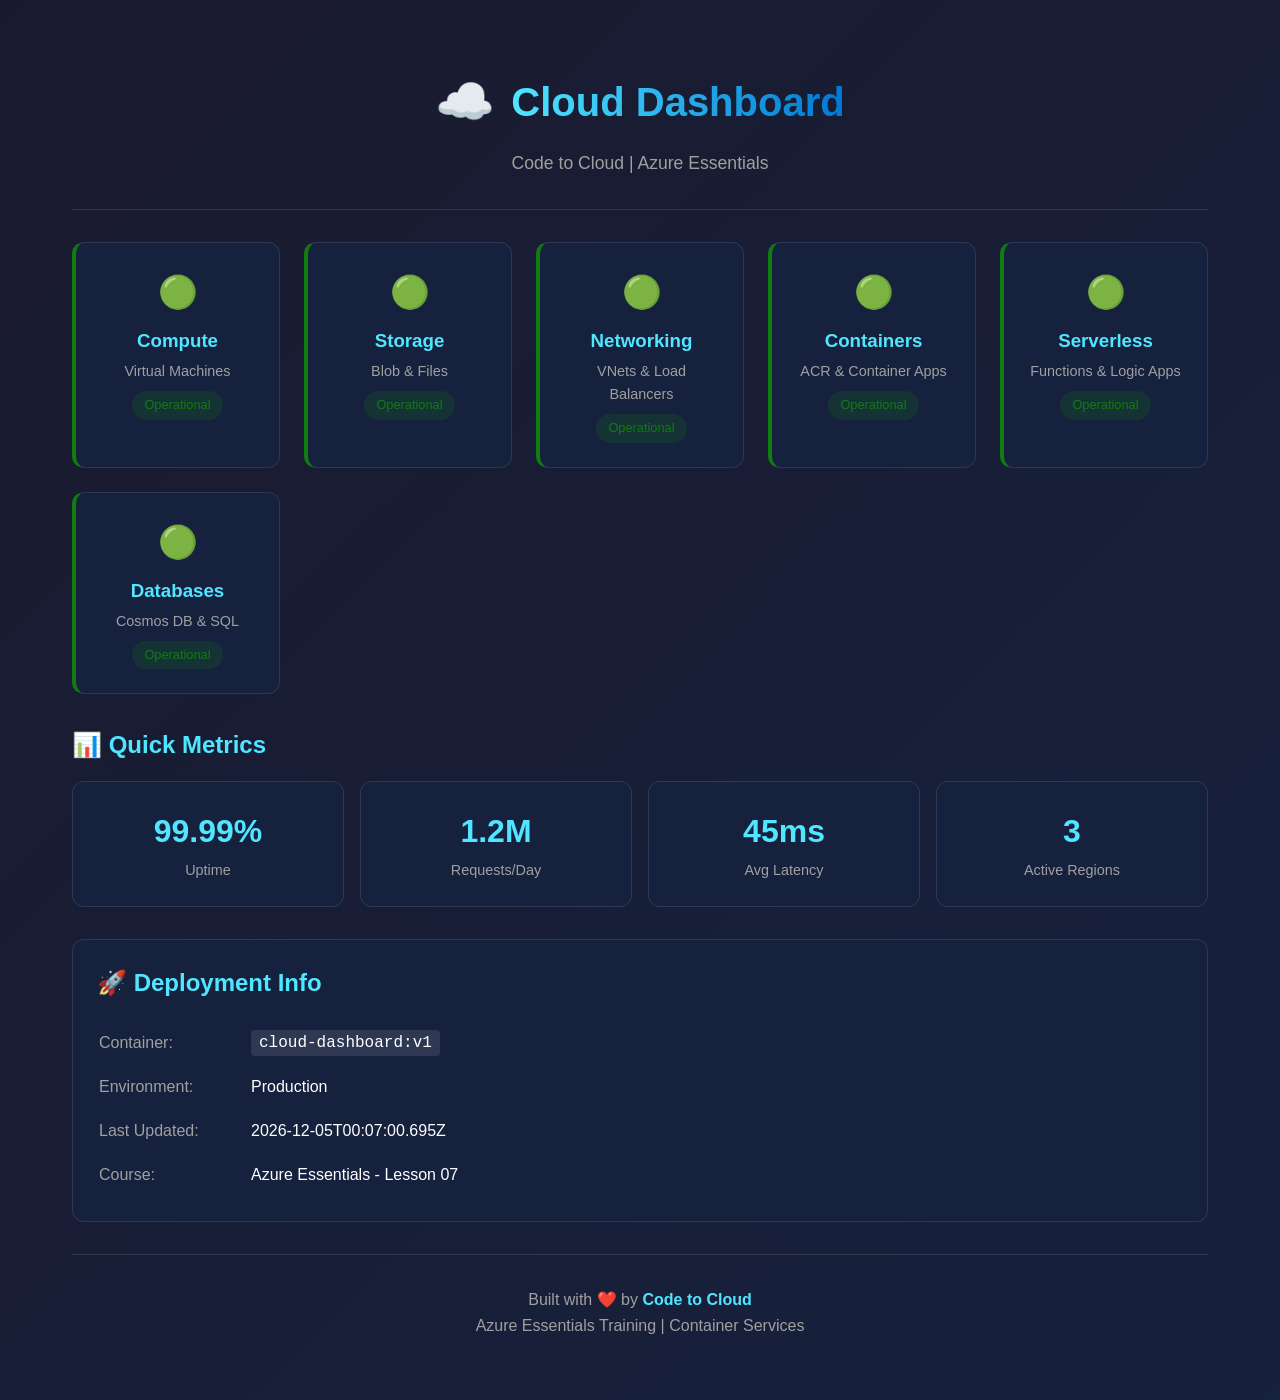
<file: lessons/07-container-services/src/cloud-dashboard/index.html>
<!DOCTYPE html>
<html lang="en">

<head>
    <meta charset="UTF-8">
    <meta name="viewport" content="width=device-width, initial-scale=1.0">
    <title>Cloud Dashboard | Code to Cloud</title>
    <link rel="stylesheet" href="styles.css">
</head>

<body>
    <div class="container">
        <header>
            <div class="logo">
                <span class="cloud-icon">☁️</span>
                <h1>Cloud Dashboard</h1>
            </div>
            <p class="tagline">Code to Cloud | Azure Essentials</p>
        </header>

        <main>
            <section class="status-grid">
                <div class="status-card healthy">
                    <div class="status-icon">🟢</div>
                    <h3>Compute</h3>
                    <p>Virtual Machines</p>
                    <span class="status-text">Operational</span>
                </div>

                <div class="status-card healthy">
                    <div class="status-icon">🟢</div>
                    <h3>Storage</h3>
                    <p>Blob & Files</p>
                    <span class="status-text">Operational</span>
                </div>

                <div class="status-card healthy">
                    <div class="status-icon">🟢</div>
                    <h3>Networking</h3>
                    <p>VNets & Load Balancers</p>
                    <span class="status-text">Operational</span>
                </div>

                <div class="status-card healthy">
                    <div class="status-icon">🟢</div>
                    <h3>Containers</h3>
                    <p>ACR & Container Apps</p>
                    <span class="status-text">Operational</span>
                </div>

                <div class="status-card healthy">
                    <div class="status-icon">🟢</div>
                    <h3>Serverless</h3>
                    <p>Functions & Logic Apps</p>
                    <span class="status-text">Operational</span>
                </div>

                <div class="status-card healthy">
                    <div class="status-icon">🟢</div>
                    <h3>Databases</h3>
                    <p>Cosmos DB & SQL</p>
                    <span class="status-text">Operational</span>
                </div>
            </section>

            <section class="metrics">
                <h2>📊 Quick Metrics</h2>
                <div class="metrics-grid">
                    <div class="metric">
                        <span class="metric-value" id="uptime">99.99%</span>
                        <span class="metric-label">Uptime</span>
                    </div>
                    <div class="metric">
                        <span class="metric-value" id="requests">1.2M</span>
                        <span class="metric-label">Requests/Day</span>
                    </div>
                    <div class="metric">
                        <span class="metric-value" id="latency">45ms</span>
                        <span class="metric-label">Avg Latency</span>
                    </div>
                    <div class="metric">
                        <span class="metric-value" id="regions">3</span>
                        <span class="metric-label">Active Regions</span>
                    </div>
                </div>
            </section>

            <section class="info-box">
                <h2>🚀 Deployment Info</h2>
                <table>
                    <tr>
                        <td>Container:</td>
                        <td><code>cloud-dashboard:v1</code></td>
                    </tr>
                    <tr>
                        <td>Environment:</td>
                        <td><span id="environment">Production</span></td>
                    </tr>
                    <tr>
                        <td>Last Updated:</td>
                        <td><span id="timestamp"></span></td>
                    </tr>
                    <tr>
                        <td>Course:</td>
                        <td>Azure Essentials - Lesson 07</td>
                    </tr>
                </table>
            </section>
        </main>

        <footer>
            <p>Built with ❤️ by <strong>Code to Cloud</strong></p>
            <p>Azure Essentials Training | Container Services</p>
        </footer>
    </div>

    <script src="app.js"></script>
</body>

</html>
</file>
<file: lessons/07-container-services/src/cloud-dashboard/styles.css>
/* Cloud Dashboard Styles
   Code to Cloud - Azure Essentials */

:root {
    --azure-blue: #0078d4;
    --azure-dark: #004578;
    --azure-light: #50e6ff;
    --success-green: #107c10;
    --bg-dark: #1a1a2e;
    --bg-card: #16213e;
    --text-light: #ffffff;
    --text-muted: #a0a0a0;
}

* {
    margin: 0;
    padding: 0;
    box-sizing: border-box;
}

body {
    font-family: 'Segoe UI', -apple-system, BlinkMacSystemFont, sans-serif;
    background: linear-gradient(135deg, var(--bg-dark) 0%, var(--bg-card) 100%);
    color: var(--text-light);
    min-height: 100vh;
    line-height: 1.6;
}

.container {
    max-width: 1200px;
    margin: 0 auto;
    padding: 2rem;
}

/* Header */
header {
    text-align: center;
    padding: 2rem 0;
    border-bottom: 1px solid rgba(255, 255, 255, 0.1);
    margin-bottom: 2rem;
}

.logo {
    display: flex;
    align-items: center;
    justify-content: center;
    gap: 1rem;
}

.cloud-icon {
    font-size: 3rem;
}

h1 {
    font-size: 2.5rem;
    font-weight: 600;
    background: linear-gradient(90deg, var(--azure-light), var(--azure-blue));
    -webkit-background-clip: text;
    -webkit-text-fill-color: transparent;
    background-clip: text;
}

.tagline {
    color: var(--text-muted);
    margin-top: 0.5rem;
    font-size: 1.1rem;
}

/* Status Grid */
.status-grid {
    display: grid;
    grid-template-columns: repeat(auto-fit, minmax(180px, 1fr));
    gap: 1.5rem;
    margin-bottom: 2rem;
}

.status-card {
    background: var(--bg-card);
    border-radius: 12px;
    padding: 1.5rem;
    text-align: center;
    border: 1px solid rgba(255, 255, 255, 0.1);
    transition: transform 0.3s ease, box-shadow 0.3s ease;
}

.status-card:hover {
    transform: translateY(-5px);
    box-shadow: 0 10px 30px rgba(0, 120, 212, 0.3);
}

.status-card.healthy {
    border-left: 4px solid var(--success-green);
}

.status-icon {
    font-size: 2rem;
    margin-bottom: 0.5rem;
}

.status-card h3 {
    color: var(--azure-light);
    margin-bottom: 0.25rem;
}

.status-card p {
    color: var(--text-muted);
    font-size: 0.9rem;
}

.status-text {
    display: inline-block;
    margin-top: 0.5rem;
    padding: 0.25rem 0.75rem;
    background: rgba(16, 124, 16, 0.2);
    color: var(--success-green);
    border-radius: 20px;
    font-size: 0.8rem;
}

/* Metrics */
.metrics {
    margin-bottom: 2rem;
}

.metrics h2 {
    margin-bottom: 1rem;
    color: var(--azure-light);
}

.metrics-grid {
    display: grid;
    grid-template-columns: repeat(auto-fit, minmax(150px, 1fr));
    gap: 1rem;
}

.metric {
    background: var(--bg-card);
    border-radius: 12px;
    padding: 1.5rem;
    text-align: center;
    border: 1px solid rgba(255, 255, 255, 0.1);
}

.metric-value {
    display: block;
    font-size: 2rem;
    font-weight: 700;
    color: var(--azure-light);
}

.metric-label {
    color: var(--text-muted);
    font-size: 0.9rem;
}

/* Info Box */
.info-box {
    background: var(--bg-card);
    border-radius: 12px;
    padding: 1.5rem;
    border: 1px solid rgba(255, 255, 255, 0.1);
    margin-bottom: 2rem;
}

.info-box h2 {
    margin-bottom: 1rem;
    color: var(--azure-light);
}

.info-box table {
    width: 100%;
}

.info-box td {
    padding: 0.5rem 0;
}

.info-box td:first-child {
    color: var(--text-muted);
    width: 150px;
}

.info-box code {
    background: rgba(255, 255, 255, 0.1);
    padding: 0.25rem 0.5rem;
    border-radius: 4px;
    font-family: 'Consolas', monospace;
}

/* Footer */
footer {
    text-align: center;
    padding: 2rem 0;
    border-top: 1px solid rgba(255, 255, 255, 0.1);
    color: var(--text-muted);
}

footer strong {
    color: var(--azure-light);
}

/* Responsive */
@media (max-width: 768px) {
    .container {
        padding: 1rem;
    }

    h1 {
        font-size: 1.8rem;
    }

    .cloud-icon {
        font-size: 2rem;
    }
}
</file>
